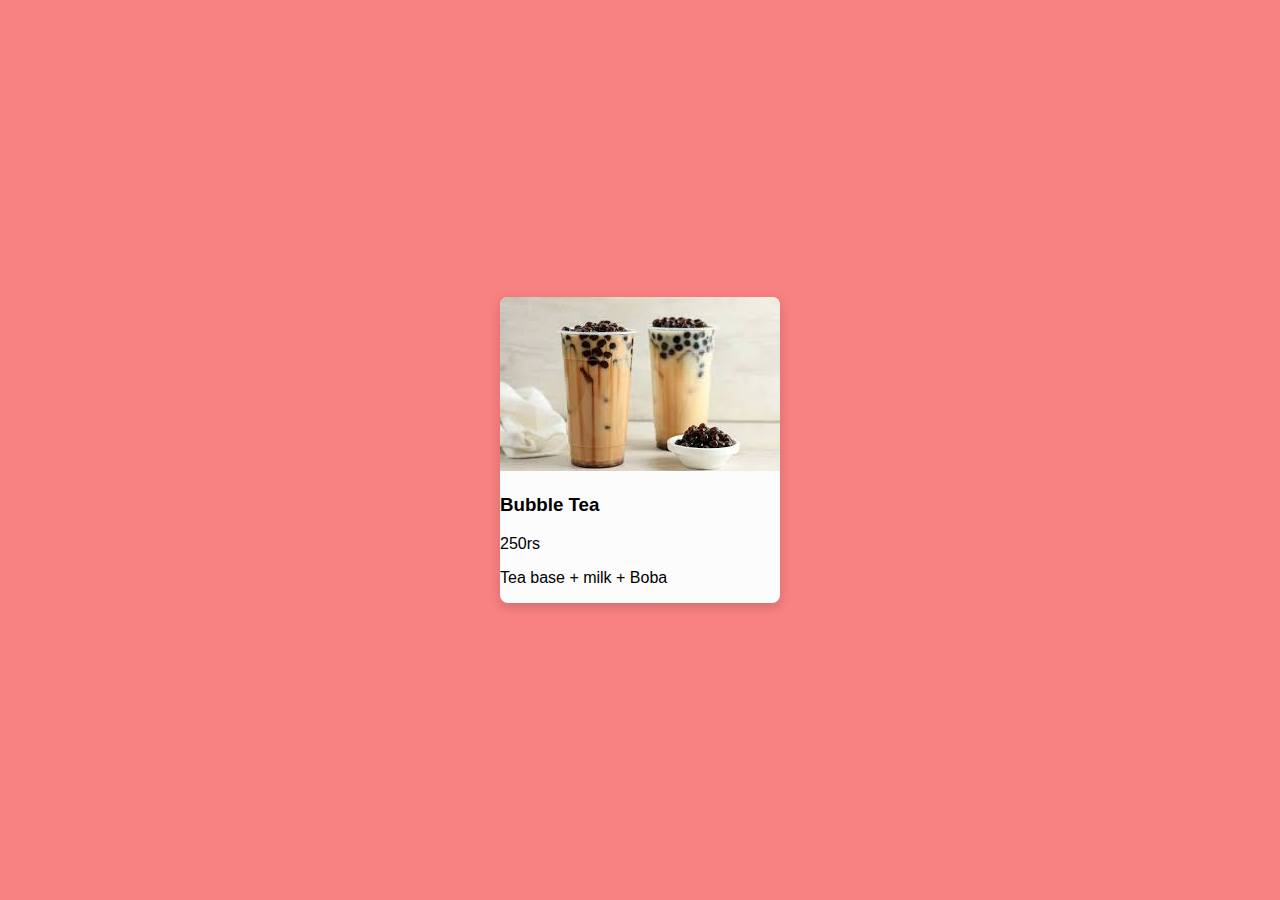
<file: cafe cosmo/index.html>
<!DOCTYPE html>
<html lang="en">
<head>
  <meta charset="UTF-8">
  <meta name="viewport" content="width=device-width, initial-scale=1.0">
  <title>Cozy Cup Café Menu Card</title>
  <link rel="stylesheet" href="style.css">
</head>
<body>
  <div class="menu-container">
    <div class="menu-card">
      <img src="bubble tea.jpeg" alt="Cozy Cup">

      <div class="card-info">
        <div class="card-header">
          <h3>Bubble Tea</h3>
          <span class="price">250rs</span>
        </div>
        <p class="description">Tea base + milk + Boba</p>
      </div>
    </div>
  </div>
</body>
</html>
</file>
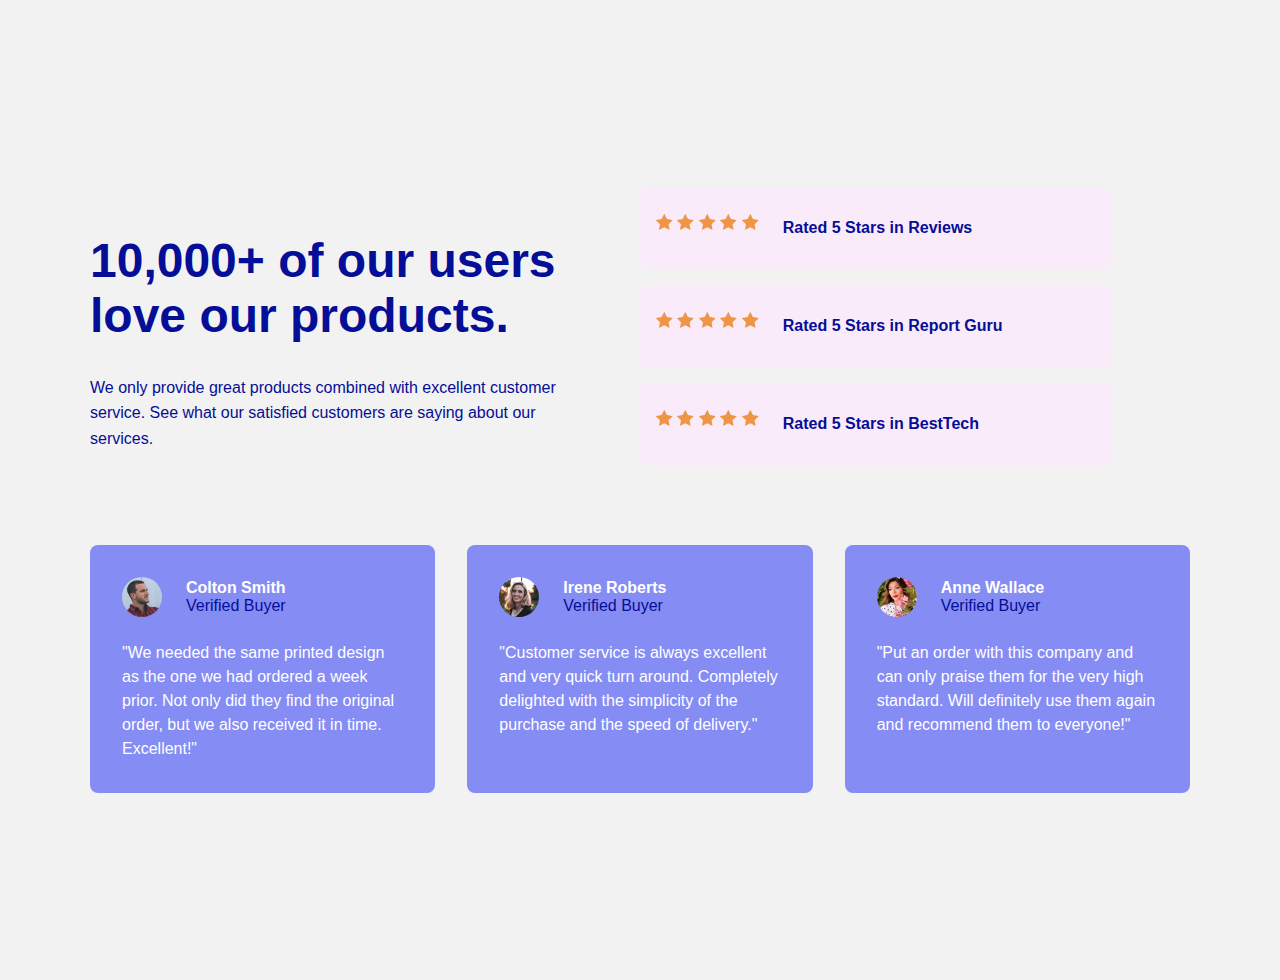
<file: css battle part 2/index.html>
<!DOCTYPE html>
<html lang="en">
<head>
    <meta charset="UTF-8">
    <meta name="viewport" content="width=device-width, initial-scale=1.0">
    <title>Social Proof Section</title>
    <link rel="stylesheet" href="style.css">
</head>
<body>

    <main class="container">
        <header class="header">
            <div class="header__text">
                <h1>10,000+ of our users love our products.</h1>
                <p>We only provide great products combined with excellent customer service. See what our satisfied customers are saying about our services.</p>
            </div>
            <div class="header__ratings">
                <div class="rating">
                    <div class="rating__stars">
                        <img src="./image/icon-star.svg" alt="Star">
                        <img src="./image/icon-star.svg" alt="Star">
                        <img src="./image/icon-star.svg" alt="Star">
                        <img src="./image/icon-star.svg" alt="Star">
                        <img src="./image/icon-star.svg" alt="Star">
                    </div>
                    <p>Rated 5 Stars in Reviews</p>
                </div>
                <div class="rating">
                    <div class="rating__stars">
                        <img src="./image/icon-star.svg" alt="Star">
                        <img src="./image/icon-star.svg" alt="Star">
                        <img src="./image/icon-star.svg" alt="Star">
                        <img src="./image/icon-star.svg" alt="Star">
                        <img src="./image/icon-star.svg" alt="Star">
                    </div>
                    <p>Rated 5 Stars in Report Guru</p>
                </div>
                <div class="rating">
                    <div class="rating__stars">
                        <img src="./image/icon-star.svg" alt="Star">
                        <img src="./image/icon-star.svg" alt="Star">
                        <img src="./image/icon-star.svg" alt="Star">
                        <img src="./image/icon-star.svg" alt="Star">
                        <img src="./image/icon-star.svg" alt="Star">
                    </div>
                    <p>Rated 5 Stars in BestTech</p>
                </div>
            </div>
        </header>

        <section class="testimonials">
            <div class="card">
                <div class="card__author">
                    <img src="image/image-colton.jpg" alt="Colton Smith" class="card__author-img">
                    <div class="card__author-info">
                        <h2>Colton Smith</h2>
                        <p>Verified Buyer</p>
                    </div>
                </div>
                <blockquote>"We needed the same printed design as the one we had ordered a week prior. Not only did they find the original order, but we also received it in time. Excellent!"</blockquote>
            </div>
            <div class="card">
                <div class="card__author">
                    <img src="image/image-irene.jpg" alt="Irene Roberts" class="card__author-img">
                    <div class="card__author-info">
                        <h2>Irene Roberts</h2>
                        <p>Verified Buyer</p>
                    </div>
                </div>
                <blockquote>"Customer service is always excellent and very quick turn around. Completely delighted with the simplicity of the purchase and the speed of delivery."</blockquote>
            </div>
            <div class="card">
                <div class="card__author">
                    <img src="image/image-anne.jpg" alt="Anne Wallace" class="card__author-img">
                    <div class="card__author-info">
                        <h2>Anne Wallace</h2>
                        <p>Verified Buyer</p>
                    </div>
                </div>
                <blockquote>"Put an order with this company and can only praise them for the very high standard. Will definitely use them again and recommend them to everyone!"</blockquote>
            </div>
        </section>
    </main>

</body>
</html>
</file>
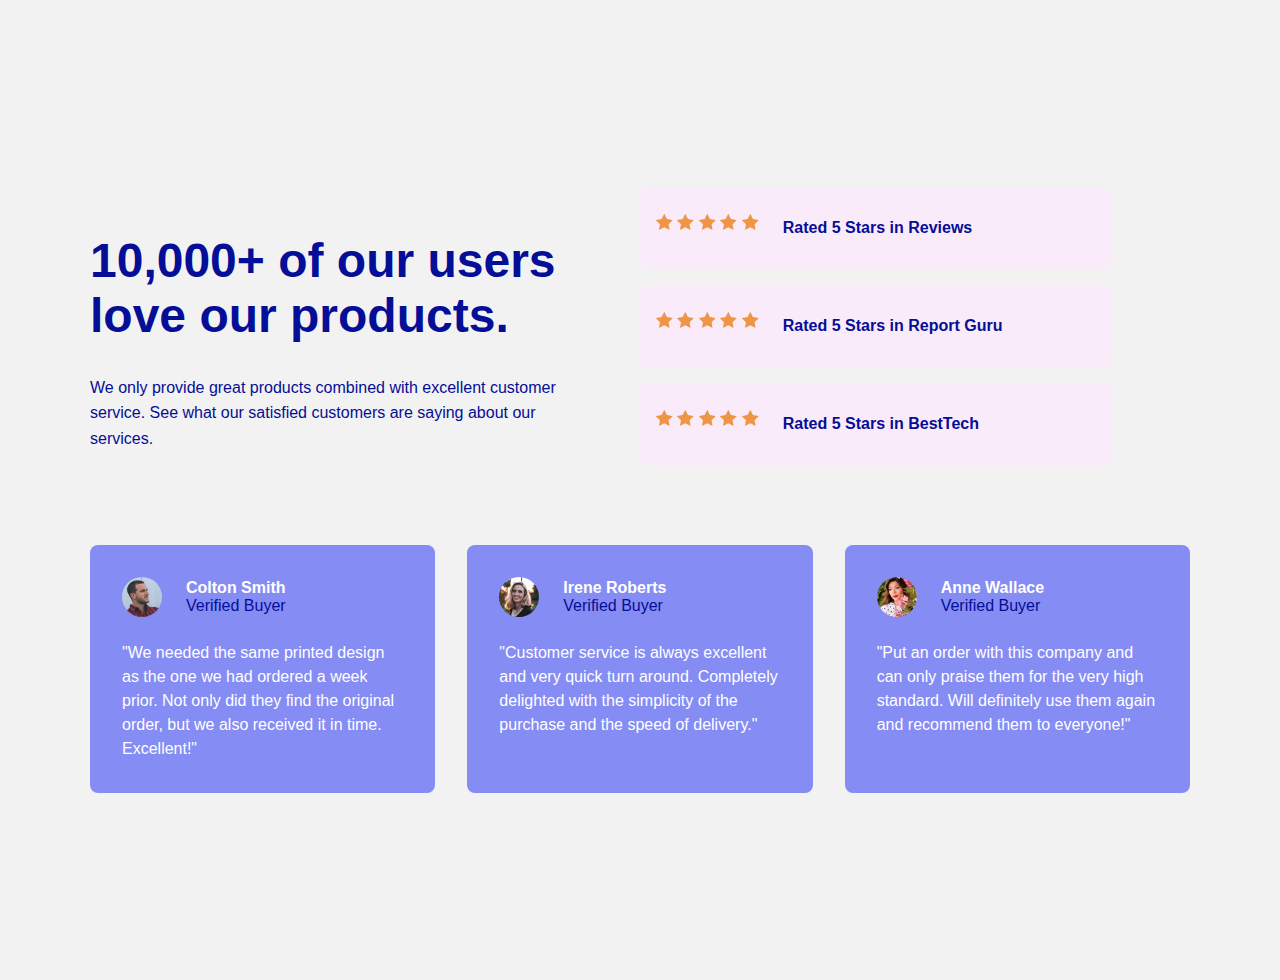
<file: css_battle_part2/index.html>
<!DOCTYPE html>
<html lang="en">
<head>
    <meta charset="UTF-8">
    <meta name="viewport" content="width=device-width, initial-scale=1.0">
    <title>Social Proof Section</title>
    <link rel="stylesheet" href="style.css">
    <title>Social Proof Section</title> 
    <link rel="stylesheet" href="style.css">
</head>
<body>

    <main class="container">
        <header class="header">
            <div class="header__text">
                <h1>10,000+ of our users love our products.</h1>
                <p>We only provide great products combined with excellent customer service. See what our satisfied customers are saying about our services.</p>
            </div>
            <div class="header__ratings">
                <div class="rating">
                    <div class="rating__stars">
                        <img src="./image/icon-star.svg" alt="Star">
                        <img src="./image/icon-star.svg" alt="Star">
                        <img src="./image/icon-star.svg" alt="Star">
                        <img src="./image/icon-star.svg" alt="Star">
                        <img src="./image/icon-star.svg" alt="Star">
                    </div>
                    <p>Rated 5 Stars in Reviews</p>
                </div>
                <div class="rating">
                    <div class="rating__stars">
                        <img src="./image/icon-star.svg" alt="Star">
                        <img src="./image/icon-star.svg" alt="Star">
                        <img src="./image/icon-star.svg" alt="Star">
                        <img src="./image/icon-star.svg" alt="Star">
                        <img src="./image/icon-star.svg" alt="Star">
                    </div>
                    <p>Rated 5 Stars in Report Guru</p>
                </div>
                <div class="rating">
                    <div class="rating__stars">
                        <img src="./image/icon-star.svg" alt="Star">
                        <img src="./image/icon-star.svg" alt="Star">
                        <img src="./image/icon-star.svg" alt="Star">
                        <img src="./image/icon-star.svg" alt="Star">
                        <img src="./image/icon-star.svg" alt="Star">
                    </div>
                    <p>Rated 5 Stars in BestTech</p>
                </div>
            </div>
        </header>

        <section class="testimonials">
            <div class="card">
                <div class="card__author">
                    <img src="image/image-colton.jpg" alt="Colton Smith" class="card__author-img">
                    <div class="card__author-info">
                        <h2>Colton Smith</h2>
                        <p>Verified Buyer</p>
                    </div>
                </div>
                <blockquote>"We needed the same printed design as the one we had ordered a week prior. Not only did they find the original order, but we also received it in time. Excellent!"</blockquote>
            </div>
            <div class="card">
                <div class="card__author">
                    <img src="image/image-irene.jpg" alt="Irene Roberts" class="card__author-img">
                    <div class="card__author-info">
                        <h2>Irene Roberts</h2>
                        <p>Verified Buyer</p>
                    </div>
                </div>
                <blockquote>"Customer service is always excellent and very quick turn around. Completely delighted with the simplicity of the purchase and the speed of delivery."</blockquote>
            </div>
            <div class="card">
                <div class="card__author">
                    <img src="image/image-anne.jpg" alt="Anne Wallace" class="card__author-img">
                    <div class="card__author-info">
                        <h2>Anne Wallace</h2>
                        <p>Verified Buyer</p>
                    </div>
                </div>
                <blockquote>"Put an order with this company and can only praise them for the very high standard. Will definitely use them again and recommend them to everyone!"</blockquote>
            </div>
        </section>
    </main>

</body>
</html>
</file>
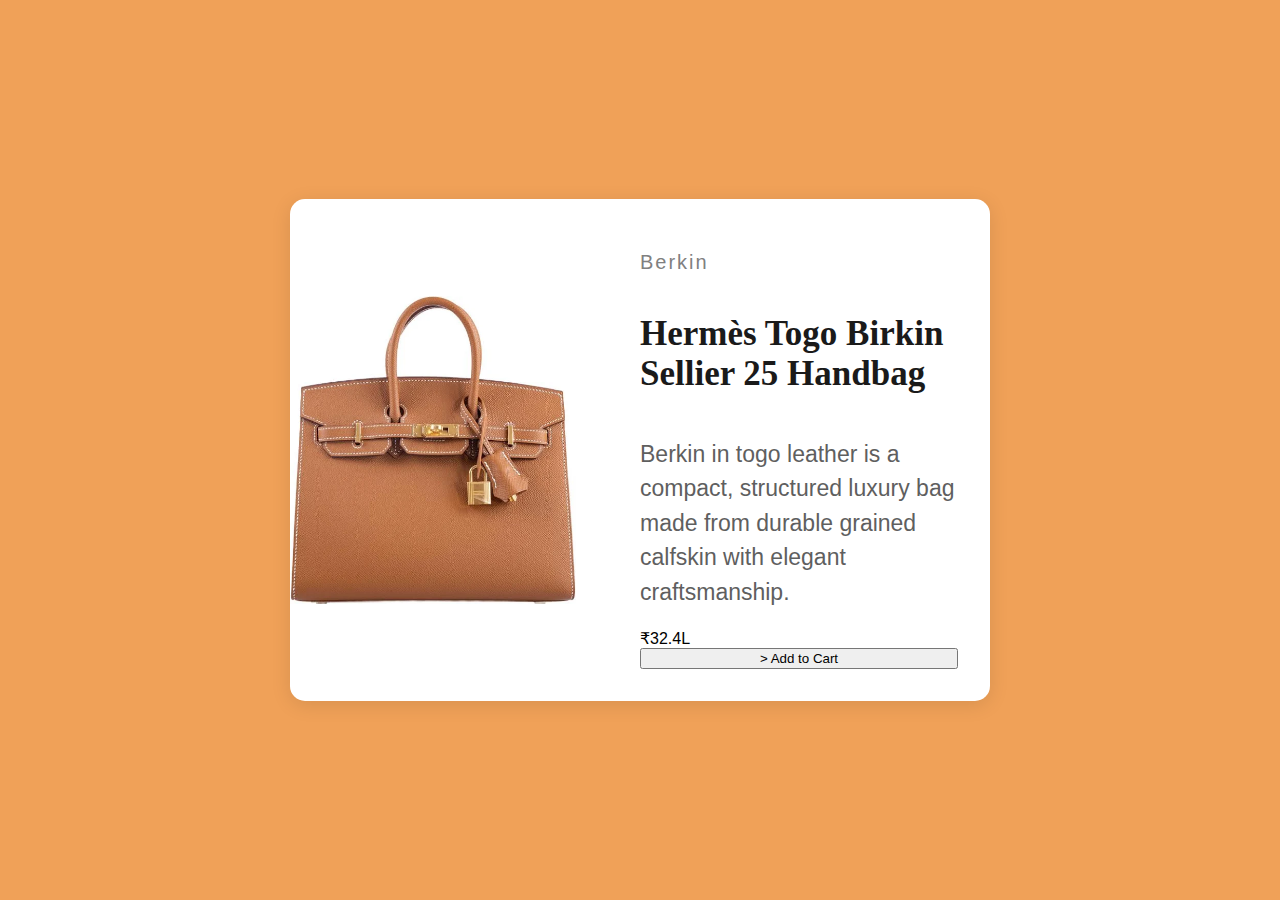
<file: css battle part 1/index_desktop.html>
<!DOCTYPE html>
<html lang="en">
<head>
  <meta charset="UTF-8" />
  <meta name="viewport" content="width=device-width, initial-scale=1.0" />
  <title>Product Preview Card - Desktop</title>
  <link rel="stylesheet" href="style_desktop.css" />
</head>
<body>
  <main class="container">
    <article class="card">
        <div class="card-image">
            <img src="image_desktop.webp" alt="Hermes Berkin">
        </div>
        
        <div class="card__content">
            <p class="card__category">Berkin</p>
            <h1 class="card__title">Hermès Togo Birkin Sellier 25 Handbag</h1>
            <p class="card__description">
            Berkin in togo leather is a compact, structured luxury bag made from durable grained calfskin with elegant craftsmanship.
        </p>
        
        <div class="card__prices">
            <span class="price-current">₹32.4L</span>
        </div>
        
        <button class="add-to-cart">>
             Add to Cart
            </button>
        </div>
    </article>
</main>
<script src="script_desktop.js"></script>
</body>
</html>
</file>
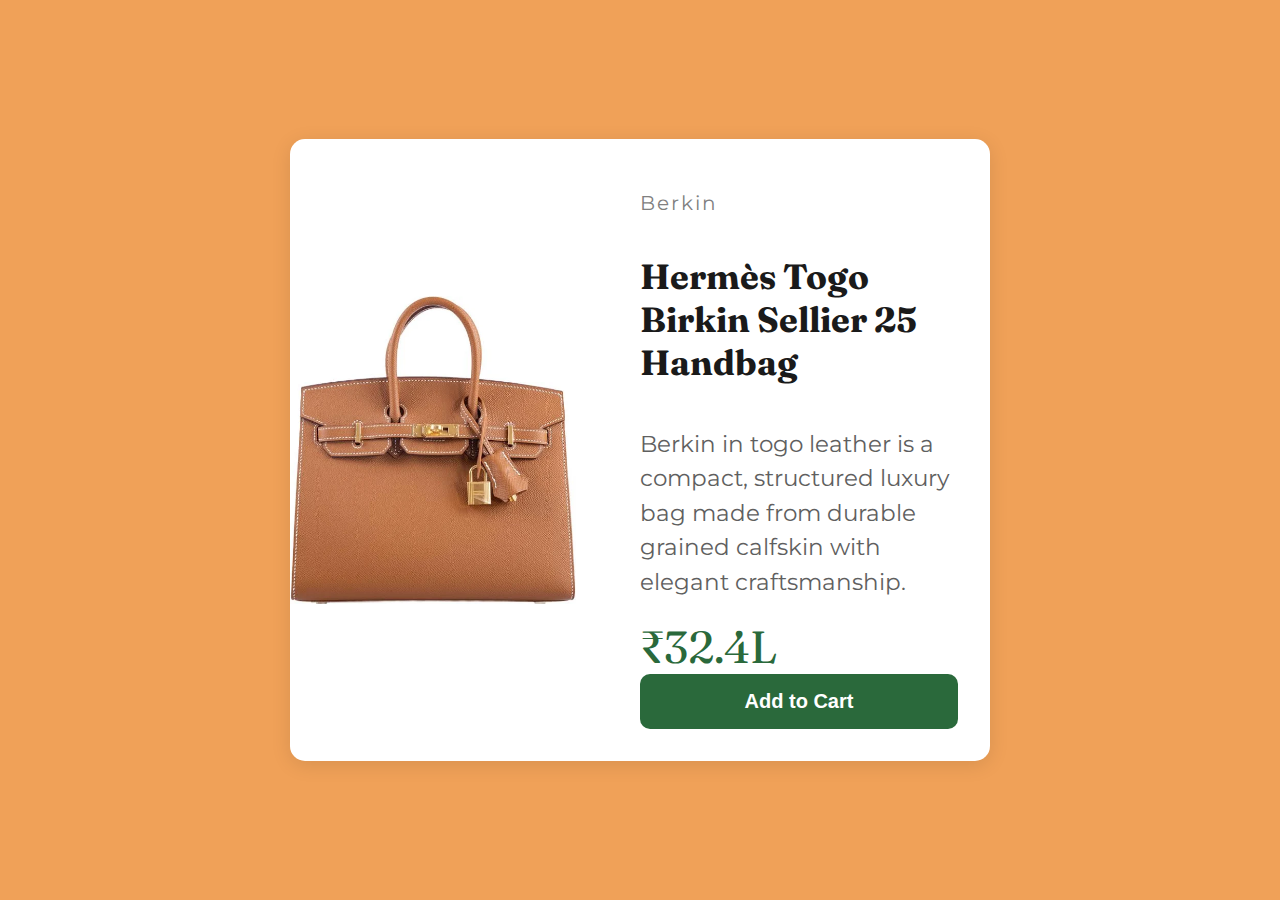
<file: Programming_the_web/index_desktop.html>
<!DOCTYPE html>
<html lang="en">
<head>
  <meta charset="UTF-8" />
  <meta name="viewport" content="width=device-width, initial-scale=1.0" />
  <title>Product Preview Card - Desktop</title>

  <link rel="stylesheet" href="style_desktop.css" />
  <link href="https://fonts.googleapis.com/css2?family=Fraunces:wght@700&family=Montserrat:wght@500;700&display=swap" rel="stylesheet">
</head>
<body>
  <main class="card">
    <div class="card-image">
      <img src="Berkin.webp" alt="Hermes Berkin">
    </div>
    <div class="card__content">
      <p class="card__category">Berkin</p>
      <h1 class="card__title">Hermès Togo Birkin Sellier 25 Handbag</h1>
      <p class="card__description">
        Berkin in togo leather is a compact, structured luxury bag made from durable grained calfskin with elegant craftsmanship.
      </p>

      <div class="card__prices">
        <span class="card__price--current">₹32.4L</span>
      </div>

      <button class="card__btn">
        Add to Cart
      </button>
    </div>
  </main>
</body>
</html>
</file>
<file: cafe cosmo/style.css>
body {
    margin: 0;
    
    /* Set a nice background color */
    background-color: #f88181; 
    
    /* Choose a clean font */
    font-family: 'Arial', sans-serif;
    
    /* Use Flexbox to center the card on the page */
    display: flex;
    justify-content: center; /* Center horizontally */
    align-items: center; /* Center vertically */
    min-height: 100vh; /* Make body take up the full height of the screen */
}


/* --- Menu Card Styles (The main container) --- */

.menu-card {
    /* Set a fixed size for the card */
    width: 280px;
    
    /* Box Model: White background and rounded corners */
    background-color: rgb(252, 252, 252);
    border-radius: 8px;
    
    /* A subtle shadow to lift the card off the background */
    box-shadow: 0 4px 12px rgba(0, 0, 0, 0.15);
    
    /* Ensure the image doesn't go outside the rounded corners */
    overflow: hidden;
}


/* --- Image Styles --- */

.card-image img {
    /* Make the image fill the entire width of the card */
    width: 100%;
    height: auto;
    /* 'display: block' helps prevent extra space below the image */
    display: block; 
}


/* --- Text Content Styles (The Box Model) --- */

.card-content {
    /* Padding provides the required spacing around the text content */
    padding: 15px;
}


/* --- Typography and Layout --- */

.item-title {
    /* Clean font size for the heading */
    font-size: 1.3em;
    font-weight: bold;
    color: #ffffff;
    /* Clear default margin for clean spacing */
    margin: 0 0 4px 0; 
}

.item-description {
    /* Smaller font for the description */
    font-size: 0.85em;
    color: #777;
    /* Clear default margin */
    margin: 0 0 10px 0;
}

/* Flexbox to position the price on the right */
.item-details {
    display: flex;
    /* This pushes the price text all the way to the right */
    justify-content: flex-end; 
}

.item-price {
    font-size: 1.1em;
    font-weight: 600; /* Slightly bolder */
    color: #000;
}
</file>
<file: css battle part 2/style.css>
/* General Styling */
body {
    font-family: Arial, sans-serif;
    background-color: #f2f2f2;
    display: flex;
    justify-content: center;
    align-items: center;
    min-height: 100vh;
    padding: 2rem;
}

.container {
    max-width: 1100px;
    margin: 0 auto;
}

/* Header Section */
.header {
    display: flex;
    justify-content: space-between;
    align-items: center;
    margin-bottom: 4rem;
}

.header__text {
    flex-basis: 45%;
}

.header__text h1 {
    font-size: 3rem;
    color: #050e96;
}

.header__text p {
    color: #050e96;
    line-height: 1.6;
}

.header__ratings {
    flex-basis: 50%;
}

.rating {
    background-color: #faebfa;
    color: #050e96;
    font-weight: bold;
    padding: 1rem;
    margin-bottom: 1rem;
    border-radius: 8px;
    width: 80%;
}

.rating__stars {
    margin-bottom: 0.5rem;
}

/* This is a basic style, you might want to adjust it */
@media (min-width: 769px) {
    .rating {
        display: flex;
        align-items: center;
        gap: 1.5rem;
    }
}

/* Testimonials Section */
.testimonials {
    display: flex;
    justify-content: space-between;
    gap: 2rem;
}

.card {
    background-color: #858cf3;
    color: white;
    padding: 2rem;
    border-radius: 8px;
    flex-basis: 32%;
}

.card__author {
    display: flex;
    align-items: center;
    margin-bottom: 1.5rem;
}

.card__author-img {
    width: 40px;
    height: 40px;
    border-radius: 50%;
    margin-right: 1.5rem;
}
.card__author-info h2 {
    font-size: 1rem;
    margin: 0;
}

.card__author-info p {
    color: #050e96;
    margin: 0;
}

blockquote {
    margin: 0;
    line-height: 1.5;
}

@media (max-width: 768px) {
    .header, .testimonials {
        flex-direction: column;
        text-align: center;
    }

    .rating {
        width: 100%;
        flex-direction: column;
        gap: 0.5rem;
    }
    .card__author {
        justify-content: center;
    }
}
</file>
<file: css_battle_part2/style.css>
/* General Styling */
body {
    font-family: Arial, sans-serif;
    background-color: #f2f2f2;
    display: flex;
    justify-content: center;
    align-items: center;
    min-height: 100vh;
    padding: 2rem;
}

.container {
    max-width: 1100px;
    margin: 0 auto;
}

/* Header Section */
.header {
    display: flex;
    justify-content: space-between;
    align-items: center;
    margin-bottom: 4rem;
}

.header__text {
    flex-basis: 45%;
}

.header__text h1 {
    font-size: 3rem;
    color: #050e96;
}

.header__text p {
    color: #050e96;
    line-height: 1.6;
}

.header__ratings {
    flex-basis: 50%;
}

.rating {
    background-color: #faebfa;
    color: #050e96;
    font-weight: bold;
    padding: 1rem;
    margin-bottom: 1rem;
    border-radius: 8px;
    width: 80%;
}

.rating__stars {
    margin-bottom: 0.5rem;
}

/* This is a basic style, you might want to adjust it */
@media (min-width: 769px) {
    .rating {
        display: flex;
        align-items: center;
        gap: 1.5rem;
    }
}

/* Testimonials Section */
.testimonials {
    display: flex;
    justify-content: space-between;
    gap: 2rem;
}

.card {
    background-color: #858cf3;
    color: white;
    padding: 2rem;
    border-radius: 8px;
    flex-basis: 32%;
}

.card__author {
    display: flex;
    align-items: center;
    margin-bottom: 1.5rem;
}

.card__author-img {
    width: 40px;
    height: 40px;
    border-radius: 50%;
    margin-right: 1.5rem;
}
.card__author-info h2 {
    font-size: 1rem;
    margin: 0;
}

.card__author-info p {
    color: #050e96;
    margin: 0;
}

blockquote {
    margin: 0;
    line-height: 1.5;
}

@media (max-width: 768px) {
    .header, .testimonials {
        flex-direction: column;
        text-align: center;
    }

    .rating {
        width: 100%;
        flex-direction: column;
        gap: 0.5rem;
    }
    .card__author {
        justify-content: center;
    }
}
</file>
<file: css battle part 1/style_desktop.css>
/* Centering entire page */
body {
  display: flex;
  justify-content: center;
  align-items: center;
  min-height: 100vh;
  margin: 0;
  background-color: #f0a158;
  font-family: 'Montserrat', sans-serif;
}

/* Main Card Layout */
.card {
  display: flex;
  flex: 1;
  justify-content: center;
  align-items: center;
  max-width: 1000px;
  background: #fff;
  border-radius: 15px;
  overflow: hidden;
  box-shadow: 0 4px 20px rgba(0, 0, 0, 0.1);
}

/* Image Section */
.card-image {
  flex: 1;
}

.card-image img {
  width: 90%;
  object-fit: cover;
  display: block;

}

/* Content Section */
.card__content {
  flex: 1;
  padding: 60px;
  display: flex;
  flex-direction: column;
  justify-content: center;
}

/* Text Styling */
.card__category {
  letter-spacing: 2px;
  color: gray;
  font-size: 20px;
}

.card__title {
  font-family: 'Fraunces', serif;
  font-size: 35px;
  color: #1a1a1a;
  margin: 20px 0;
}

.card__description {
  color: #5f5f5f;
  font-size: 23px;
  line-height: 1.5;
  margin-bottom: 20px;
}

.card__price--current {
  font-family: 'Fraunces', serif;
  font-size: 45px;
  color: #2a693b;
  margin-bottom: 40px;
}

/* Button */
.card__btn {
  background-color: #2a693b;
  color: white;
  font-weight: 900;
  padding: 16px 24px;
   font-size: 20px; 
  border: none;
  border-radius: 10px;
  cursor: pointer;
  display: flex;
  align-items: center;
  justify-content: center;
  gap: 20px;
}

.card__btn:hover {
  background-color: #235a31;
}
/* Responsive (desktop) */
@media (min-width: 768px) {
  .card {
    flex-direction: row;
    max-width: 700px;
  }

  .card__image {
    flex: 1;
  }

  .card__content {
    flex: 1;
    padding: 2rem;
  }

  .card__image img {
    height: 100%;
  }
}
</file>
<file: Programming_the_web/style_desktop.css>
/* Centering entire page */
body {
  display: flex;
  justify-content: center;
  align-items: center;
  min-height: 100vh;
  margin: 0;
  background-color: #f0a158;
  font-family: 'Montserrat', sans-serif;
}

/* Main Card Layout */
.card {
  display: flex;
  flex: 1;
  justify-content: center;
  align-items: center;
  max-width: 1000px;
  background: #fff;
  border-radius: 15px;
  overflow: hidden;
  box-shadow: 0 4px 20px rgba(0, 0, 0, 0.1);
}

/* Image Section */
.card-image {
  flex: 1;
}

.card-image img {
  width: 90%;
  object-fit: cover;
  display: block;

}

/* Content Section */
.card__content {
  flex: 1;
  padding: 60px;
  display: flex;
  flex-direction: column;
  justify-content: center;
}

/* Text Styling */
.card__category {
  letter-spacing: 2px;
  color: gray;
  font-size: 20px;
}

.card__title {
  font-family: 'Fraunces', serif;
  font-size: 35px;
  color: #1a1a1a;
  margin: 20px 0;
}

.card__description {
  color: #5f5f5f;
  font-size: 23px;
  line-height: 1.5;
  margin-bottom: 20px;
}

.card__price--current {
  font-family: 'Fraunces', serif;
  font-size: 45px;
  color: #2a693b;
  margin-bottom: 40px;
}

/* Button */
.card__btn {
  background-color: #2a693b;
  color: white;
  font-weight: 700;
  padding: 16px 24px;
   font-size: 20px; 
  border: none;
  border-radius: 10px;
  cursor: pointer;
  display: flex;
  align-items: center;
  justify-content: center;
  gap: 10px;
}

.card__btn:hover {
  background-color: #235a31;
}
/* Responsive (desktop) */
@media (min-width: 768px) {
  .card {
    flex-direction: row;
    max-width: 700px;
  }

  .card__image {
    flex: 1;
  }

  .card__content {
    flex: 1;
    padding: 2rem;
  }

  .card__image img {
    height: 100%;
  }
}
</file>
